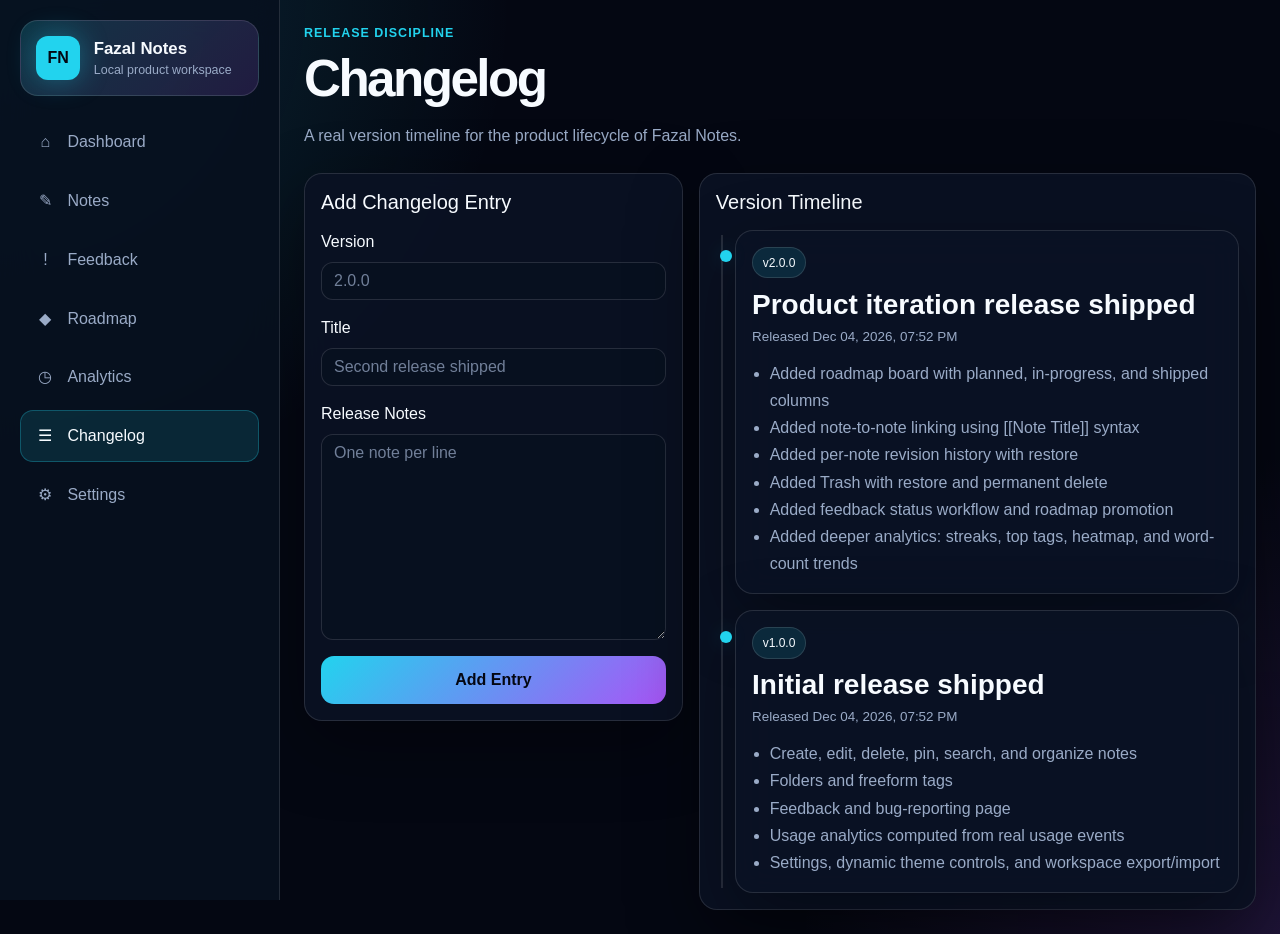
<file: changelog.html>
<!DOCTYPE html>
<html lang="en">

<head>
    <meta charset="UTF-8" />
    <meta name="viewport" content="width=device-width, initial-scale=1.0" />
    <title>Fazal Notes | Version Changelog & Release History</title>
    <link rel="icon" type="image/svg+xml" href="assets/favicon.svg" />
    <link rel="preconnect" href="https://fonts.googleapis.com" />
    <link rel="preconnect" href="https://fonts.gstatic.com" crossorigin />
    <link rel="stylesheet" href="https://fonts.googleapis.com/css2?family=Plus+Jakarta+Sans:wght@400;500;600;700;800&display=swap" />
    <meta name="description" content="A real note-taking app with folders, tags, note linking, version history, a feedback/bug loop, a public-style roadmap, and real usage analytics — built and shipped across two documented versions." />
    <link rel="canonical" href="https://fazal305.github.io/Fazal-Notes/changelog.html" />

    <meta property="og:type" content="website" />
    <meta property="og:url" content="https://fazal305.github.io/Fazal-Notes/changelog.html" />
    <meta property="og:title" content="Fazal Notes | Version Changelog & Release History" />
    <meta property="og:description" content="A real note-taking app with folders, tags, note linking, version history, a feedback/bug loop, a public-style roadmap, and real usage analytics — built and shipped across two documented versions." />

    <meta name="twitter:card" content="summary_large_image" />
    <meta name="twitter:title" content="Fazal Notes | Version Changelog & Release History" />
    <meta name="twitter:description" content="A real note-taking app with folders, tags, note linking, version history, a feedback/bug loop, a public-style roadmap, and real usage analytics — built and shipped across two documented versions." />

    <link href="https://cdn.jsdelivr.net/npm/bootstrap@5.3.3/dist/css/bootstrap.min.css" rel="stylesheet">
    <link rel="stylesheet" href="styles.css" />
    <link rel="stylesheet" href="css/changelog.css" />
</head>

<body>
    <div class="app-shell">
        <div id="sidebarMount"></div>

        <main class="app-main">
            <div class="page-container">
                <header class="page-header">
                    <div>
                        <p class="eyebrow">Release discipline</p>
                        <h1 class="page-title">Changelog</h1>
                        <p class="page-description">
                            A real version timeline for the product lifecycle of Fazal Notes.
                        </p>
                    </div>
                </header>

                <section class="changelog-layout">
                    <form id="changelogForm" class="glass-card changelog-form-card">
                        <h2 class="h5 mb-3">Add Changelog Entry</h2>

                        <div class="mb-3">
                            <label class="form-label" for="versionInput">Version</label>
                            <input id="versionInput" class="form-control" placeholder="2.0.0" required>
                        </div>

                        <div class="mb-3">
                            <label class="form-label" for="titleInput">Title</label>
                            <input id="titleInput" class="form-control" placeholder="Second release shipped" required>
                        </div>

                        <div class="mb-3">
                            <label class="form-label" for="notesInput">Release Notes</label>
                            <textarea id="notesInput" class="form-control" rows="8" placeholder="One note per line"
                                required></textarea>
                        </div>

                        <button class="btn-fn w-100" type="submit">Add Entry</button>
                    </form>

                    <section class="glass-card changelog-timeline-card">
                        <h2 class="h5 mb-3">Version Timeline</h2>
                        <div id="changelogTimeline" class="timeline"></div>
                    </section>
                </section>
            </div>
        </main>
    </div>

    <script src="https://code.jquery.com/jquery-3.7.1.min.js"></script>
    <script src="js/shared.js"></script>
    <script src="js/changelog.js"></script>
</body>

</html>
</file>
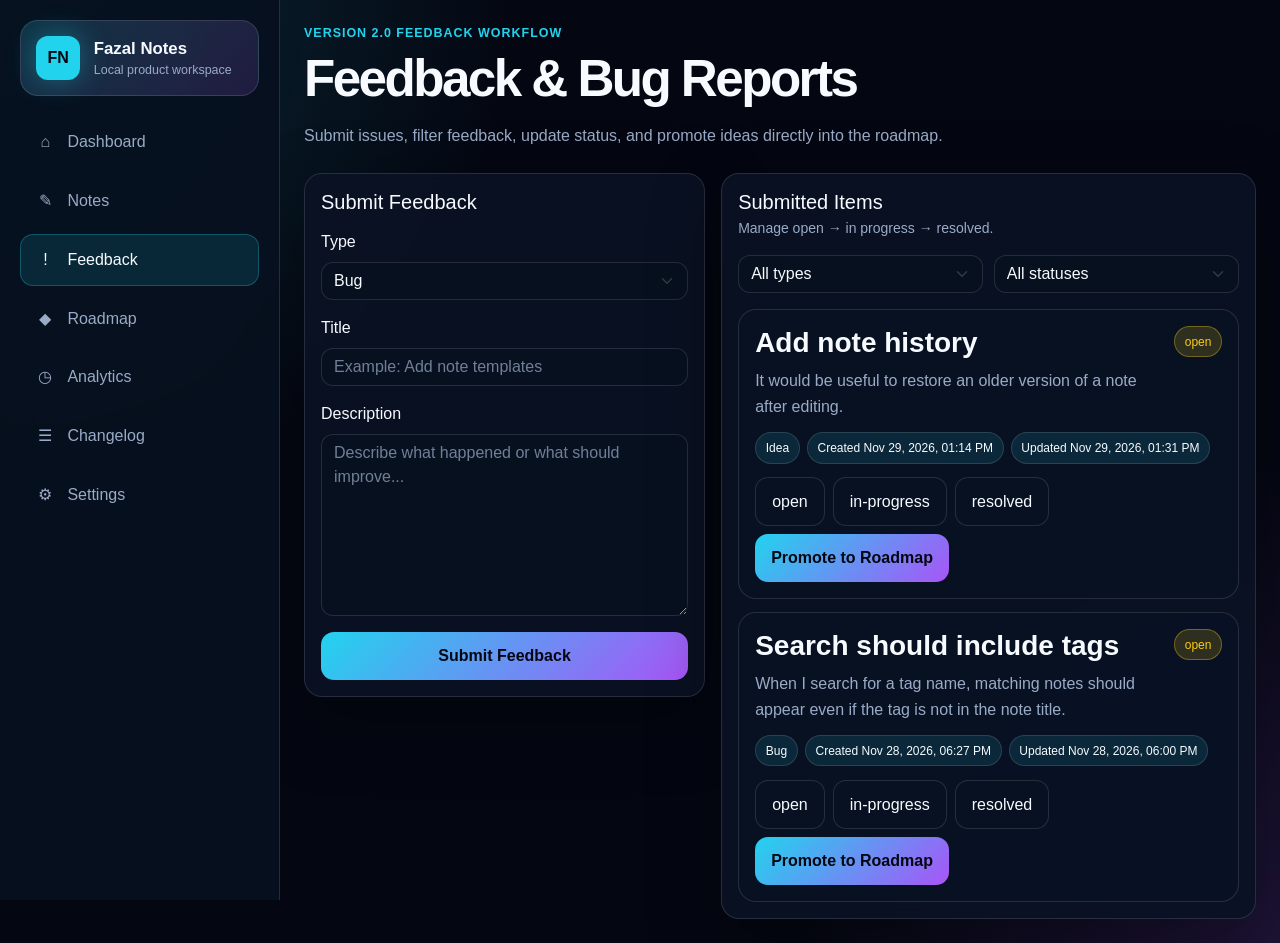
<file: feedback.html>
<!DOCTYPE html>
<html lang="en">

<head>
    <meta charset="UTF-8" />
    <meta name="viewport" content="width=device-width, initial-scale=1.0" />
    <title>Fazal Notes | Feedback & Bug Report Tracker</title>
    <link rel="icon" type="image/svg+xml" href="assets/favicon.svg" />
    <link rel="preconnect" href="https://fonts.googleapis.com" />
    <link rel="preconnect" href="https://fonts.gstatic.com" crossorigin />
    <link rel="stylesheet" href="https://fonts.googleapis.com/css2?family=Plus+Jakarta+Sans:wght@400;500;600;700;800&display=swap" />
    <meta name="description" content="A real note-taking app with folders, tags, note linking, version history, a feedback/bug loop, a public-style roadmap, and real usage analytics — built and shipped across two documented versions." />
    <link rel="canonical" href="https://fazal305.github.io/Fazal-Notes/feedback.html" />

    <meta property="og:type" content="website" />
    <meta property="og:url" content="https://fazal305.github.io/Fazal-Notes/feedback.html" />
    <meta property="og:title" content="Fazal Notes | Feedback & Bug Report Tracker" />
    <meta property="og:description" content="A real note-taking app with folders, tags, note linking, version history, a feedback/bug loop, a public-style roadmap, and real usage analytics — built and shipped across two documented versions." />

    <meta name="twitter:card" content="summary_large_image" />
    <meta name="twitter:title" content="Fazal Notes | Feedback & Bug Report Tracker" />
    <meta name="twitter:description" content="A real note-taking app with folders, tags, note linking, version history, a feedback/bug loop, a public-style roadmap, and real usage analytics — built and shipped across two documented versions." />

    <link href="https://cdn.jsdelivr.net/npm/bootstrap@5.3.3/dist/css/bootstrap.min.css" rel="stylesheet">
    <link rel="stylesheet" href="styles.css" />
    <link rel="stylesheet" href="css/feedback.css" />
</head>

<body>
    <div class="app-shell">
        <div id="sidebarMount"></div>

        <main class="app-main">
            <div class="page-container">
                <header class="page-header">
                    <div>
                        <p class="eyebrow">Version 2.0 feedback workflow</p>
                        <h1 class="page-title">Feedback & Bug Reports</h1>
                        <p class="page-description">
                            Submit issues, filter feedback, update status, and promote ideas directly into the roadmap.
                        </p>
                    </div>
                </header>

                <section class="feedback-layout">
                    <form id="feedbackForm" class="glass-card feedback-form-card">
                        <h2 class="h5 mb-3">Submit Feedback</h2>

                        <div class="mb-3">
                            <label class="form-label" for="feedbackType">Type</label>
                            <select id="feedbackType" class="form-select" required>
                                <option value="bug">Bug</option>
                                <option value="idea">Idea</option>
                                <option value="improvement">Improvement</option>
                            </select>
                        </div>

                        <div class="mb-3">
                            <label class="form-label" for="feedbackTitle">Title</label>
                            <input id="feedbackTitle" class="form-control" placeholder="Example: Add note templates"
                                required>
                        </div>

                        <div class="mb-3">
                            <label class="form-label" for="feedbackDescription">Description</label>
                            <textarea id="feedbackDescription" class="form-control" rows="7"
                                placeholder="Describe what happened or what should improve..." required></textarea>
                        </div>

                        <button class="btn-fn w-100" type="submit">Submit Feedback</button>
                    </form>

                    <section class="glass-card feedback-list-card">
                        <div class="d-flex justify-content-between align-items-center gap-3 mb-3 flex-wrap">
                            <div>
                                <h2 class="h5 mb-1">Submitted Items</h2>
                                <p class="mb-0 small" style="color: var(--fn-muted);">
                                    Manage open → in progress → resolved.
                                </p>
                            </div>
                        </div>

                        <div class="feedback-filters">
                            <select id="typeFilter" class="form-select">
                                <option value="">All types</option>
                                <option value="bug">Bug</option>
                                <option value="idea">Idea</option>
                                <option value="improvement">Improvement</option>
                            </select>

                            <select id="statusFilter" class="form-select">
                                <option value="">All statuses</option>
                                <option value="open">Open</option>
                                <option value="in-progress">In Progress</option>
                                <option value="resolved">Resolved</option>
                            </select>
                        </div>

                        <div id="feedbackList" class="feedback-list"></div>
                    </section>
                </section>
            </div>
        </main>
    </div>

    <script src="https://code.jquery.com/jquery-3.7.1.min.js"></script>
    <script src="js/shared.js"></script>
    <script src="js/feedback.js"></script>
</body>

</html>
</file>
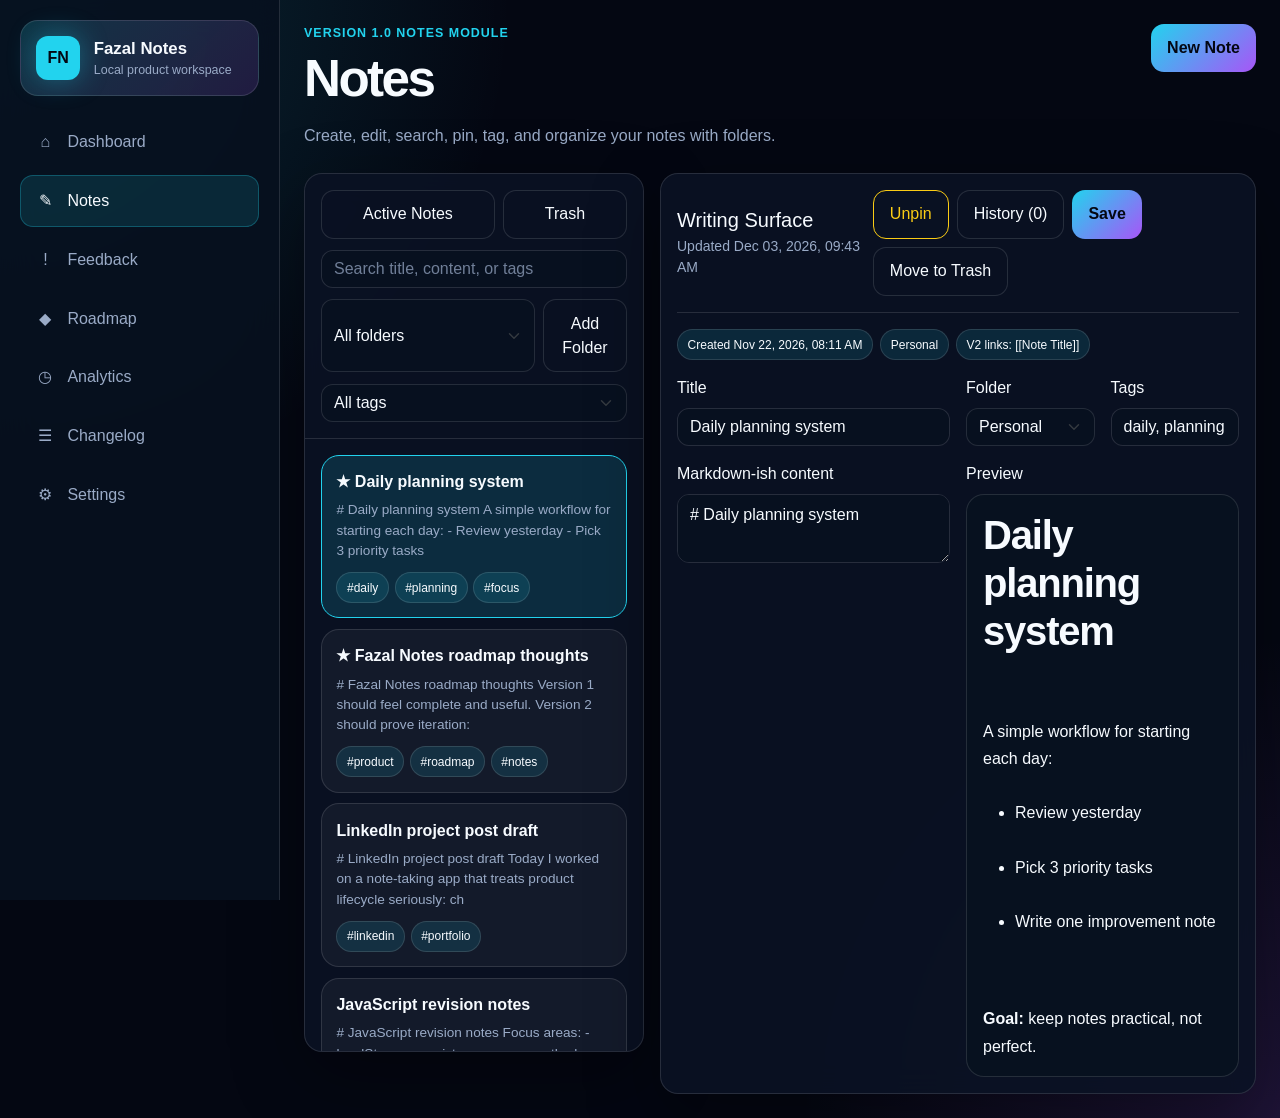
<file: notes.html>
<!DOCTYPE html>
<html lang="en">

<head>
    <meta charset="UTF-8" />
    <meta name="viewport" content="width=device-width, initial-scale=1.0" />
    <title>Fazal Notes | Create & Organize Notes with Folders and Tags</title>
    <link rel="icon" type="image/svg+xml" href="assets/favicon.svg" />
    <link rel="preconnect" href="https://fonts.googleapis.com" />
    <link rel="preconnect" href="https://fonts.gstatic.com" crossorigin />
    <link rel="stylesheet" href="https://fonts.googleapis.com/css2?family=Plus+Jakarta+Sans:wght@400;500;600;700;800&display=swap" />
    <meta name="description" content="A real note-taking app with folders, tags, note linking, version history, a feedback/bug loop, a public-style roadmap, and real usage analytics — built and shipped across two documented versions." />
    <link rel="canonical" href="https://fazal305.github.io/Fazal-Notes/notes.html" />

    <meta property="og:type" content="website" />
    <meta property="og:url" content="https://fazal305.github.io/Fazal-Notes/notes.html" />
    <meta property="og:title" content="Fazal Notes | Create & Organize Notes with Folders and Tags" />
    <meta property="og:description" content="A real note-taking app with folders, tags, note linking, version history, a feedback/bug loop, a public-style roadmap, and real usage analytics — built and shipped across two documented versions." />

    <meta name="twitter:card" content="summary_large_image" />
    <meta name="twitter:title" content="Fazal Notes | Create & Organize Notes with Folders and Tags" />
    <meta name="twitter:description" content="A real note-taking app with folders, tags, note linking, version history, a feedback/bug loop, a public-style roadmap, and real usage analytics — built and shipped across two documented versions." />

    <link href="https://cdn.jsdelivr.net/npm/bootstrap@5.3.3/dist/css/bootstrap.min.css" rel="stylesheet">
    <link rel="stylesheet" href="styles.css" />
    <link rel="stylesheet" href="css/notes.css" />
</head>

<body>
    <div class="app-shell">
        <div id="sidebarMount"></div>

        <main class="app-main">
            <div class="page-container">
                <header class="page-header">
                    <div>
                        <p class="eyebrow">Version 1.0 notes module</p>
                        <h1 class="page-title">Notes</h1>
                        <p class="page-description">
                            Create, edit, search, pin, tag, and organize your notes with folders.
                        </p>
                    </div>

                    <button id="newNoteBtn" class="btn-fn">New Note</button>
                </header>

                <section class="notes-layout">
                    <aside class="glass-card notes-panel">
                        <div class="notes-toolbar">
                            <input id="searchInput" class="form-control" type="search"
                                placeholder="Search title, content, or tags">

                            <div class="folder-row">
                                <select id="folderFilter" class="form-select"></select>
                                <button id="addFolderBtn" class="btn-ghost" type="button">Add Folder</button>
                            </div>

                            <select id="tagFilter" class="form-select"></select>
                        </div>

                        <div id="noteList" class="note-list"></div>
                    </aside>

                    <section class="glass-card note-editor-card">
                        <div id="editorMount"></div>
                    </section>
                </section>
            </div>
        </main>
    </div>

    <script src="https://code.jquery.com/jquery-3.7.1.min.js"></script>
    <script src="js/shared.js"></script>
    <script src="js/notes.js"></script>
</body>

</html>
</file>
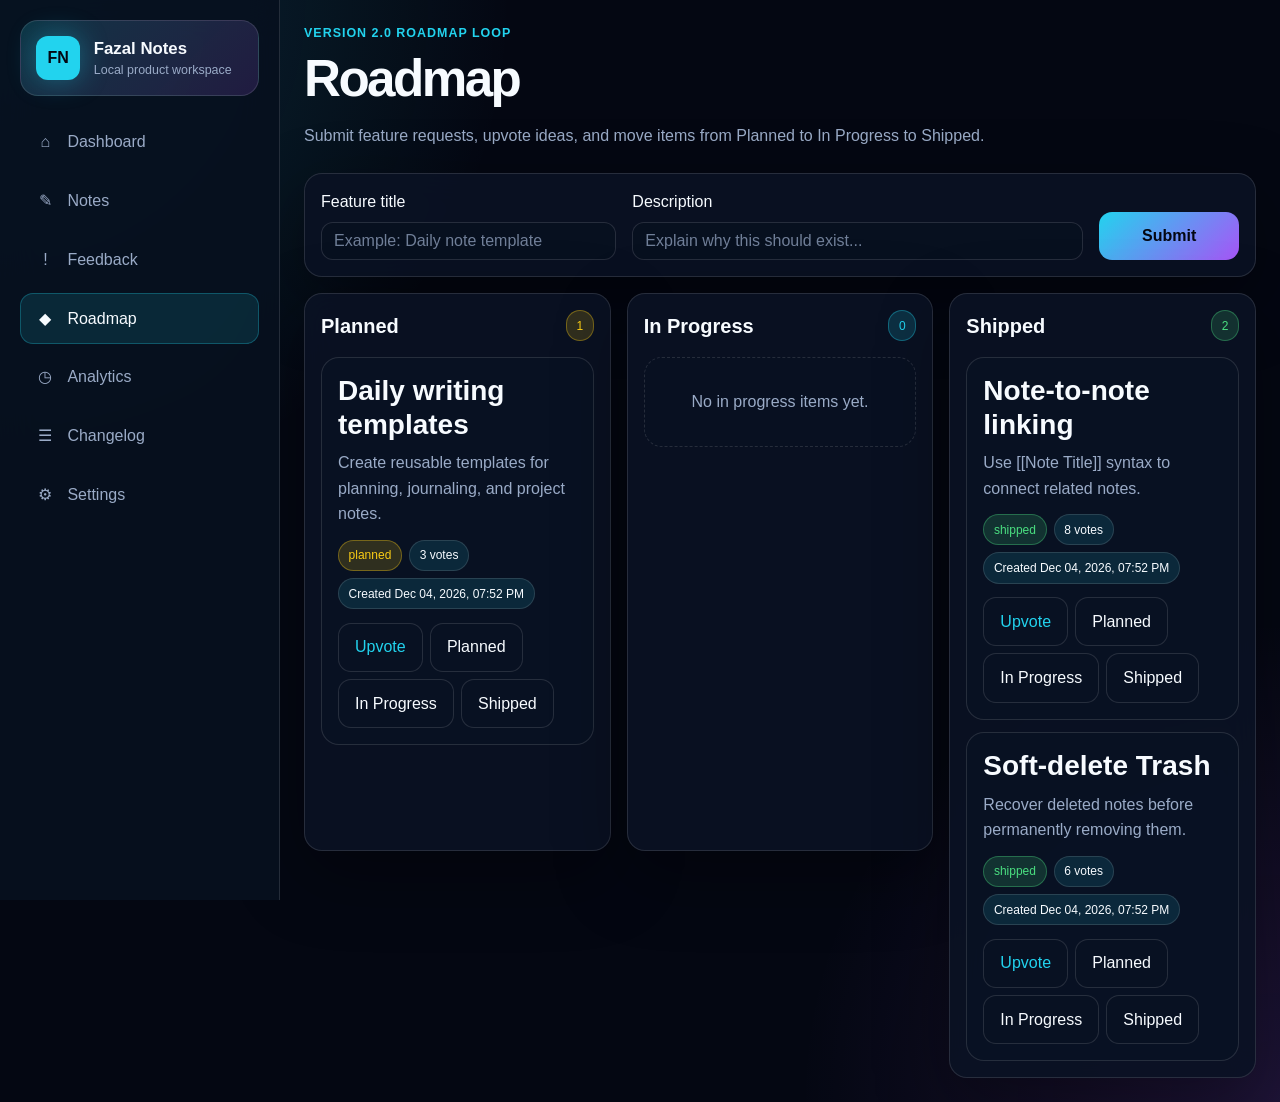
<file: roadmap.html>
<!DOCTYPE html>
<html lang="en">

<head>
    <meta charset="UTF-8" />
    <meta name="viewport" content="width=device-width, initial-scale=1.0" />
    <title>Fazal Notes | Public-Style Feature Roadmap</title>
    <link rel="icon" type="image/svg+xml" href="assets/favicon.svg" />
    <link rel="preconnect" href="https://fonts.googleapis.com" />
    <link rel="preconnect" href="https://fonts.gstatic.com" crossorigin />
    <link rel="stylesheet" href="https://fonts.googleapis.com/css2?family=Plus+Jakarta+Sans:wght@400;500;600;700;800&display=swap" />
    <meta name="description" content="A real note-taking app with folders, tags, note linking, version history, a feedback/bug loop, a public-style roadmap, and real usage analytics — built and shipped across two documented versions." />
    <link rel="canonical" href="https://fazal305.github.io/Fazal-Notes/roadmap.html" />

    <meta property="og:type" content="website" />
    <meta property="og:url" content="https://fazal305.github.io/Fazal-Notes/roadmap.html" />
    <meta property="og:title" content="Fazal Notes | Public-Style Feature Roadmap" />
    <meta property="og:description" content="A real note-taking app with folders, tags, note linking, version history, a feedback/bug loop, a public-style roadmap, and real usage analytics — built and shipped across two documented versions." />

    <meta name="twitter:card" content="summary_large_image" />
    <meta name="twitter:title" content="Fazal Notes | Public-Style Feature Roadmap" />
    <meta name="twitter:description" content="A real note-taking app with folders, tags, note linking, version history, a feedback/bug loop, a public-style roadmap, and real usage analytics — built and shipped across two documented versions." />

    <link href="https://cdn.jsdelivr.net/npm/bootstrap@5.3.3/dist/css/bootstrap.min.css" rel="stylesheet">
    <link rel="stylesheet" href="styles.css" />
    <link rel="stylesheet" href="css/roadmap.css" />
</head>

<body>
    <div class="app-shell">
        <div id="sidebarMount"></div>

        <main class="app-main">
            <div class="page-container">
                <header class="page-header">
                    <div>
                        <p class="eyebrow">Version 2.0 roadmap loop</p>
                        <h1 class="page-title">Roadmap</h1>
                        <p class="page-description">
                            Submit feature requests, upvote ideas, and move items from Planned to In Progress to
                            Shipped.
                        </p>
                    </div>
                </header>

                <form id="featureForm" class="glass-card roadmap-form mb-3">
                    <div class="row g-3 align-items-end">
                        <div class="col-lg-4">
                            <label class="form-label" for="featureTitle">Feature title</label>
                            <input id="featureTitle" class="form-control" placeholder="Example: Daily note template"
                                required>
                        </div>

                        <div class="col-lg-6">
                            <label class="form-label" for="featureDescription">Description</label>
                            <input id="featureDescription" class="form-control"
                                placeholder="Explain why this should exist..." required>
                        </div>

                        <div class="col-lg-2">
                            <button class="btn-fn w-100" type="submit">Submit</button>
                        </div>
                    </div>
                </form>

                <section id="roadmapBoard" class="roadmap-board"></section>
            </div>
        </main>
    </div>

    <script src="https://code.jquery.com/jquery-3.7.1.min.js"></script>
    <script src="js/shared.js"></script>
    <script src="js/roadmap.js"></script>
</body>

</html>
</file>
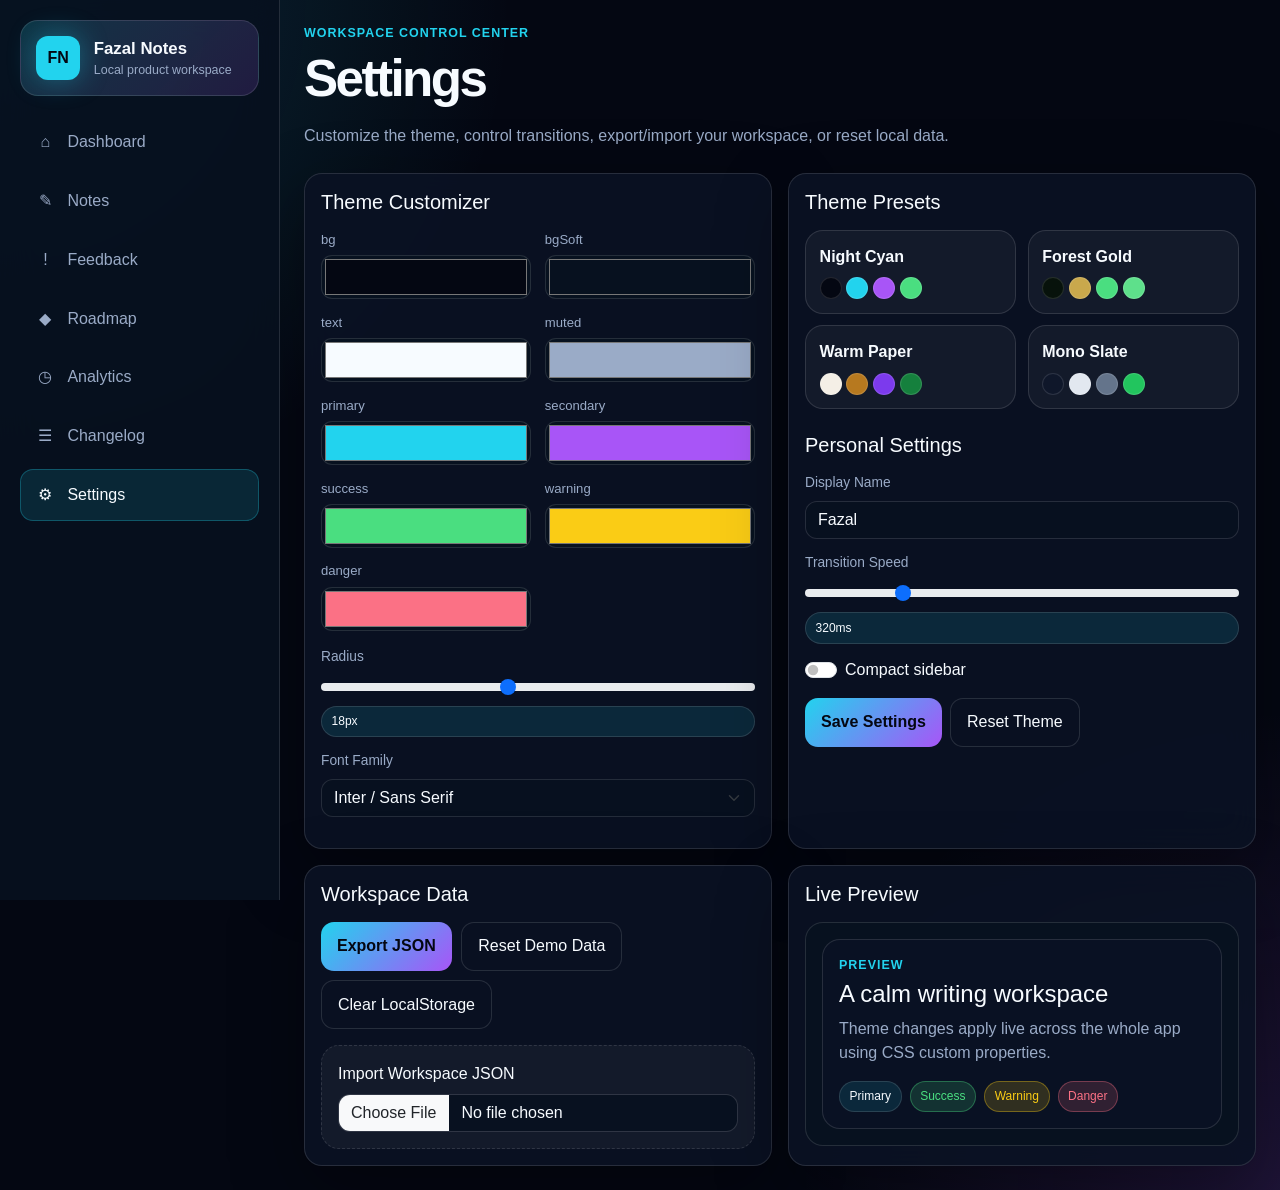
<file: settings.html>
<!DOCTYPE html>
<html lang="en">

<head>
    <meta charset="UTF-8" />
    <meta name="viewport" content="width=device-width, initial-scale=1.0" />
    <title>Fazal Notes | Workspace Theme & Data Settings</title>
    <link rel="icon" type="image/svg+xml" href="assets/favicon.svg" />
    <link rel="preconnect" href="https://fonts.googleapis.com" />
    <link rel="preconnect" href="https://fonts.gstatic.com" crossorigin />
    <link rel="stylesheet" href="https://fonts.googleapis.com/css2?family=Plus+Jakarta+Sans:wght@400;500;600;700;800&display=swap" />
    <meta name="description" content="A real note-taking app with folders, tags, note linking, version history, a feedback/bug loop, a public-style roadmap, and real usage analytics — built and shipped across two documented versions." />
    <link rel="canonical" href="https://fazal305.github.io/Fazal-Notes/settings.html" />

    <meta property="og:type" content="website" />
    <meta property="og:url" content="https://fazal305.github.io/Fazal-Notes/settings.html" />
    <meta property="og:title" content="Fazal Notes | Workspace Theme & Data Settings" />
    <meta property="og:description" content="A real note-taking app with folders, tags, note linking, version history, a feedback/bug loop, a public-style roadmap, and real usage analytics — built and shipped across two documented versions." />

    <meta name="twitter:card" content="summary_large_image" />
    <meta name="twitter:title" content="Fazal Notes | Workspace Theme & Data Settings" />
    <meta name="twitter:description" content="A real note-taking app with folders, tags, note linking, version history, a feedback/bug loop, a public-style roadmap, and real usage analytics — built and shipped across two documented versions." />

    <link href="https://cdn.jsdelivr.net/npm/bootstrap@5.3.3/dist/css/bootstrap.min.css" rel="stylesheet">
    <link rel="stylesheet" href="styles.css" />
    <link rel="stylesheet" href="css/settings.css" />
</head>

<body>
    <div class="app-shell">
        <div id="sidebarMount"></div>

        <main class="app-main">
            <div class="page-container">
                <header class="page-header">
                    <div>
                        <p class="eyebrow">Workspace control center</p>
                        <h1 class="page-title">Settings</h1>
                        <p class="page-description">
                            Customize the theme, control transitions, export/import your workspace, or reset local data.
                        </p>
                    </div>
                </header>

                <section class="settings-layout">
                    <div class="settings-grid">
                        <section class="glass-card settings-card">
                            <h2 class="h5 mb-3">Theme Customizer</h2>
                            <div id="themeCustomizer"></div>
                        </section>

                        <section class="glass-card settings-card">
                            <h2 class="h5 mb-3">Theme Presets</h2>
                            <div id="themePresets" class="preset-grid mb-4"></div>

                            <h2 class="h5 mb-3">Personal Settings</h2>

                            <div class="setting-row">
                                <label for="displayNameInput">Display Name</label>
                                <input id="displayNameInput" class="form-control" />
                            </div>

                            <div class="setting-row">
                                <label for="transitionSpeedInput">Transition Speed</label>
                                <input id="transitionSpeedInput" class="form-range" type="range" min="160" max="900"
                                    step="20" />
                                <span id="transitionSpeedLabel" class="badge-soft"></span>
                            </div>

                            <div class="form-check form-switch mb-3">
                                <input id="compactSidebarInput" class="form-check-input" type="checkbox">
                                <label class="form-check-label" for="compactSidebarInput">Compact sidebar</label>
                            </div>

                            <div class="d-flex flex-wrap gap-2">
                                <button id="savePersonalBtn" class="btn-fn" type="button">Save Settings</button>
                                <button id="resetThemeBtn" class="btn-ghost" type="button">Reset Theme</button>
                            </div>
                        </section>
                    </div>

                    <div class="settings-grid">
                        <section class="glass-card settings-card">
                            <h2 class="h5 mb-3">Workspace Data</h2>

                            <div class="workspace-actions mb-3">
                                <button id="exportWorkspaceBtn" class="btn-fn" type="button">Export JSON</button>
                                <button id="resetDemoBtn" class="btn-ghost" type="button">Reset Demo Data</button>
                                <button id="clearWorkspaceBtn" class="btn-ghost" type="button">Clear
                                    LocalStorage</button>
                            </div>

                            <div class="import-box">
                                <label class="form-label" for="importWorkspaceInput">Import Workspace JSON</label>
                                <input id="importWorkspaceInput" class="form-control" type="file"
                                    accept="application/json,.json">
                            </div>
                        </section>

                        <section class="glass-card settings-card">
                            <h2 class="h5 mb-3">Live Preview</h2>

                            <div class="theme-preview">
                                <div class="theme-preview-card">
                                    <p class="eyebrow">Preview</p>
                                    <h3 class="h4">A calm writing workspace</h3>
                                    <p style="color: var(--fn-muted);">
                                        Theme changes apply live across the whole app using CSS custom properties.
                                    </p>
                                    <div class="d-flex flex-wrap gap-2">
                                        <span class="badge-soft">Primary</span>
                                        <span class="badge-soft status-resolved">Success</span>
                                        <span class="badge-soft status-open">Warning</span>
                                        <span class="badge-soft status-danger">Danger</span>
                                    </div>
                                </div>
                            </div>
                        </section>
                    </div>
                </section>
            </div>
        </main>
    </div>

    <script src="https://code.jquery.com/jquery-3.7.1.min.js"></script>
    <script src="js/shared.js"></script>
    <script src="js/settings.js"></script>
</body>

</html>
</file>
<file: styles.css>
:root {
  --fn-bg: #040712;
  --fn-bg-soft: #07111f;
  --fn-card: rgba(10, 18, 36, 0.9);
  --fn-text: #f7fbff;
  --fn-muted: #9aabc7;
  --fn-primary: #22d3ee;
  --fn-secondary: #a855f7;
  --fn-success: #4ade80;
  --fn-warning: #facc15;
  --fn-danger: #fb7185;
  --fn-radius: 18px;
  --fn-font-family: "Plus Jakarta Sans", sans-serif;
  --fn-border: rgba(255, 255, 255, 0.12);
  --fn-shadow: 0 24px 70px rgba(0, 0, 0, 0.35);
}

* {
  box-sizing: border-box;
}

html {
  min-height: 100%;
  background: var(--fn-bg);
}

body {
  min-height: 100vh;
  margin: 0;
  font-family: var(--fn-font-family);
  background:
    radial-gradient(
      circle at top left,
      color-mix(in srgb, var(--fn-primary) 18%, transparent),
      transparent 32rem
    ),
    radial-gradient(
      circle at bottom right,
      color-mix(in srgb, var(--fn-secondary) 16%, transparent),
      transparent 30rem
    ),
    var(--fn-bg);
  color: var(--fn-text);
  overflow-x: hidden;
}

a {
  color: var(--fn-primary);
  text-decoration: none;
}

a:hover {
  color: color-mix(in srgb, var(--fn-primary) 78%, var(--fn-text));
}

button,
input,
select,
textarea {
  font-family: inherit;
}

::selection {
  background: color-mix(in srgb, var(--fn-primary) 35%, transparent);
  color: var(--fn-text);
}

.app-shell {
  display: flex;
  min-height: 100vh;
}

.app-sidebar {
  position: sticky;
  top: 0;
  width: 280px;
  height: 100vh;
  padding: 1.25rem;
  background: color-mix(in srgb, var(--fn-bg-soft) 92%, transparent);
  border-right: 1px solid var(--fn-border);
  backdrop-filter: blur(18px);
  z-index: 20;
}

.app-sidebar.compact {
  width: 96px;
}

.brand-card {
  display: flex;
  align-items: center;
  gap: 0.85rem;
  padding: 0.95rem;
  border-radius: var(--fn-radius);
  background: linear-gradient(
    135deg,
    color-mix(in srgb, var(--fn-primary) 18%, transparent),
    color-mix(in srgb, var(--fn-secondary) 16%, transparent)
  );
  border: 1px solid var(--fn-border);
}

.brand-mark {
  display: grid;
  place-items: center;
  width: 44px;
  height: 44px;
  border-radius: calc(var(--fn-radius) - 6px);
  background: var(--fn-primary);
  color: var(--fn-bg);
  font-weight: 900;
  box-shadow: 0 0 28px color-mix(in srgb, var(--fn-primary) 35%, transparent);
}

.brand-title {
  margin: 0;
  font-size: 1.05rem;
  font-weight: 800;
}

.brand-subtitle {
  margin: 0;
  color: var(--fn-muted);
  font-size: 0.78rem;
}

.app-nav {
  display: grid;
  gap: 0.45rem;
  margin-top: 1.25rem;
}

.app-nav-link {
  display: flex;
  align-items: center;
  gap: 0.75rem;
  padding: 0.8rem 0.9rem;
  color: var(--fn-muted);
  border-radius: calc(var(--fn-radius) - 5px);
  border: 1px solid transparent;
  transition: 180ms ease;
}

.app-nav-link:hover,
.app-nav-link.active {
  color: var(--fn-text);
  background: color-mix(in srgb, var(--fn-primary) 12%, transparent);
  border-color: color-mix(in srgb, var(--fn-primary) 28%, transparent);
}

.nav-icon {
  width: 1.25rem;
  text-align: center;
}

.app-sidebar.compact .brand-copy,
.app-sidebar.compact .nav-label {
  display: none;
}

.app-main {
  flex: 1;
  width: calc(100% - 280px);
  padding: 1.5rem;
}

.page-container {
  max-width: 1320px;
  margin: 0 auto;
}

.page-header {
  display: flex;
  justify-content: space-between;
  align-items: flex-start;
  gap: 1rem;
  margin-bottom: 1.5rem;
}

.eyebrow {
  margin: 0 0 0.35rem;
  color: var(--fn-primary);
  font-size: 0.78rem;
  font-weight: 800;
  letter-spacing: 0.08em;
  text-transform: uppercase;
}

.page-title {
  margin: 0;
  font-size: clamp(2rem, 4vw, 3.4rem);
  font-weight: 900;
  letter-spacing: -0.05em;
}

.page-description {
  max-width: 720px;
  margin: 0.75rem 0 0;
  color: var(--fn-muted);
  line-height: 1.7;
}

.glass-card {
  background: var(--fn-card);
  border: 1px solid var(--fn-border);
  border-radius: var(--fn-radius);
  box-shadow: var(--fn-shadow);
  backdrop-filter: blur(16px);
}

.soft-card {
  background: color-mix(in srgb, var(--fn-card) 76%, transparent);
  border: 1px solid var(--fn-border);
  border-radius: var(--fn-radius);
}

.section-card {
  padding: 1.2rem;
}

.stat-card {
  padding: 1.1rem;
}

.stat-label {
  color: var(--fn-muted);
  font-size: 0.85rem;
}

.stat-value {
  margin: 0.2rem 0;
  font-size: 2rem;
  font-weight: 900;
}

.stat-meta {
  color: var(--fn-muted);
  font-size: 0.8rem;
}

.btn-fn {
  border: 0;
  border-radius: calc(var(--fn-radius) - 5px);
  background: linear-gradient(135deg, var(--fn-primary), var(--fn-secondary));
  color: var(--fn-bg);
  font-weight: 800;
  padding: 0.75rem 1rem;
  transition: 180ms ease;
}

.btn-fn:hover {
  transform: translateY(-1px);
  filter: brightness(1.08);
}

.btn-ghost {
  border: 1px solid var(--fn-border);
  border-radius: calc(var(--fn-radius) - 5px);
  background: color-mix(in srgb, var(--fn-card) 70%, transparent);
  color: var(--fn-text);
  padding: 0.72rem 1rem;
  transition: 180ms ease;
}

.btn-ghost:hover {
  border-color: color-mix(in srgb, var(--fn-primary) 45%, transparent);
  color: var(--fn-text);
}

.form-control,
.form-select {
  background-color: color-mix(in srgb, var(--fn-bg-soft) 88%, transparent);
  color: var(--fn-text);
  border: 1px solid var(--fn-border);
  border-radius: calc(var(--fn-radius) - 6px);
}

.form-control:focus,
.form-select:focus {
  background-color: color-mix(in srgb, var(--fn-bg-soft) 94%, transparent);
  color: var(--fn-text);
  border-color: var(--fn-primary);
  box-shadow: 0 0 0 0.2rem
    color-mix(in srgb, var(--fn-primary) 18%, transparent);
}

.form-control::placeholder {
  color: color-mix(in srgb, var(--fn-muted) 72%, transparent);
}

.badge-soft {
  border: 1px solid var(--fn-border);
  background: color-mix(in srgb, var(--fn-primary) 12%, transparent);
  color: var(--fn-text);
  border-radius: 999px;
  padding: 0.35rem 0.6rem;
  font-size: 0.75rem;
}

.status-open,
.status-planned {
  background: color-mix(in srgb, var(--fn-warning) 16%, transparent);
  color: var(--fn-warning);
  border-color: color-mix(in srgb, var(--fn-warning) 35%, transparent);
}

.status-progress,
.status-in-progress {
  background: color-mix(in srgb, var(--fn-primary) 16%, transparent);
  color: var(--fn-primary);
  border-color: color-mix(in srgb, var(--fn-primary) 35%, transparent);
}

.status-resolved,
.status-shipped {
  background: color-mix(in srgb, var(--fn-success) 16%, transparent);
  color: var(--fn-success);
  border-color: color-mix(in srgb, var(--fn-success) 35%, transparent);
}

.status-danger {
  background: color-mix(in srgb, var(--fn-danger) 16%, transparent);
  color: var(--fn-danger);
  border-color: color-mix(in srgb, var(--fn-danger) 35%, transparent);
}

.empty-state {
  padding: 2rem;
  text-align: center;
  color: var(--fn-muted);
  border: 1px dashed var(--fn-border);
  border-radius: var(--fn-radius);
  background: color-mix(in srgb, var(--fn-card) 54%, transparent);
}

.fn-toast {
  position: fixed;
  right: 1rem;
  bottom: 1rem;
  z-index: 9999;
  max-width: 360px;
  padding: 0.9rem 1rem;
  border-radius: calc(var(--fn-radius) - 4px);
  background: var(--fn-card);
  color: var(--fn-text);
  border: 1px solid var(--fn-border);
  box-shadow: var(--fn-shadow);
}

.transition-overlay {
  position: fixed;
  inset: 0;
  display: grid;
  place-items: center;
  background:
    radial-gradient(
      circle at center,
      color-mix(in srgb, var(--fn-primary) 14%, transparent),
      transparent 28rem
    ),
    var(--fn-bg);
  color: var(--fn-text);
  z-index: 10000;
  opacity: 1;
  pointer-events: auto;
  transition: opacity var(--transition-speed, 320ms) ease;
}

.transition-overlay.is-hidden {
  opacity: 0;
  pointer-events: none;
}

.transition-loader {
  display: none;
  width: 54px;
  height: 54px;
  border: 4px solid color-mix(in srgb, var(--fn-muted) 22%, transparent);
  border-top-color: var(--fn-primary);
  border-radius: 50%;
  animation: fn-spin 850ms linear infinite;
}

.transition-overlay.show-loader .transition-loader {
  display: block;
}

@keyframes fn-spin {
  to {
    transform: rotate(360deg);
  }
}

.table {
  color: var(--fn-text);
}

.table thead {
  color: var(--fn-muted);
}

.modal-content,
.dropdown-menu {
  background: var(--fn-bg-soft);
  color: var(--fn-text);
  border: 1px solid var(--fn-border);
  border-radius: var(--fn-radius);
}

.dropdown-item {
  color: var(--fn-text);
}

.dropdown-item:hover {
  background: color-mix(in srgb, var(--fn-primary) 12%, transparent);
  color: var(--fn-text);
}

::-webkit-scrollbar {
  width: 10px;
  height: 10px;
}

::-webkit-scrollbar-track {
  background: var(--fn-bg-soft);
}

::-webkit-scrollbar-thumb {
  background: color-mix(in srgb, var(--fn-primary) 36%, var(--fn-bg-soft));
  border-radius: 999px;
}

@media (max-width: 992px) {
  .app-shell {
    display: block;
  }

  .app-sidebar {
    position: relative;
    width: 100%;
    height: auto;
    border-right: 0;
    border-bottom: 1px solid var(--fn-border);
  }

  .app-sidebar.compact {
    width: 100%;
  }

  .app-nav {
    grid-template-columns: repeat(2, minmax(0, 1fr));
  }

  .app-sidebar.compact .brand-copy,
  .app-sidebar.compact .nav-label {
    display: block;
  }

  .app-main {
    width: 100%;
    padding: 1rem;
  }

  .page-header {
    display: block;
  }
}

@media (max-width: 576px) {
  .app-nav {
    grid-template-columns: 1fr;
  }

  .section-card,
  .stat-card {
    padding: 1rem;
  }
}
</file>
<file: css/changelog.css>
.changelog-layout {
  display: grid;
  grid-template-columns: 0.85fr 1.25fr;
  gap: 1rem;
  align-items: start;
}

.changelog-form-card,
.changelog-timeline-card {
  padding: 1rem;
}

.timeline {
  position: relative;
  display: grid;
  gap: 1rem;
  padding-left: 1.2rem;
}

.timeline::before {
  content: "";
  position: absolute;
  left: 0.35rem;
  top: 0.3rem;
  bottom: 0.3rem;
  width: 2px;
  background: var(--fn-border);
}

.timeline-entry {
  position: relative;
  padding: 1rem;
}

.timeline-entry::before {
  content: "";
  position: absolute;
  left: -1.02rem;
  top: 1.2rem;
  width: 12px;
  height: 12px;
  border-radius: 50%;
  background: var(--fn-primary);
  box-shadow: 0 0 18px var(--fn-primary-soft);
}

.timeline-version {
  display: inline-flex;
  margin-bottom: 0.6rem;
}

.timeline-title {
  margin: 0;
  font-weight: 900;
}

.timeline-date {
  margin: 0.35rem 0 0;
  color: var(--fn-muted);
  font-size: 0.84rem;
}

.timeline-notes {
  margin: 0.8rem 0 0;
  padding-left: 1.1rem;
  color: var(--fn-muted);
  line-height: 1.7;
}

.note-input-list {
  display: grid;
  gap: 0.55rem;
}

@media (max-width: 992px) {
  .changelog-layout {
    grid-template-columns: 1fr;
  }
}
</file>
<file: css/feedback.css>
.feedback-layout {
  display: grid;
  grid-template-columns: 0.9fr 1.2fr;
  gap: 1rem;
  align-items: start;
}

.feedback-form-card,
.feedback-list-card {
  padding: 1rem;
}

.feedback-list {
  display: grid;
  gap: 0.8rem;
}

.feedback-item {
  padding: 1rem;
}

.feedback-item-header {
  display: flex;
  justify-content: space-between;
  gap: 0.75rem;
  align-items: start;
}

.feedback-title {
  margin: 0;
  font-weight: 850;
}

.feedback-description {
  margin: 0.55rem 0 0;
  color: var(--fn-muted);
  line-height: 1.6;
}

.feedback-meta {
  display: flex;
  flex-wrap: wrap;
  gap: 0.45rem;
  margin-top: 0.8rem;
}

.feedback-type {
  text-transform: capitalize;
}

.feedback-filters {
  display: flex;
  gap: 0.65rem;
  margin-bottom: 1rem;
}

.feedback-actions {
  display: flex;
  flex-wrap: wrap;
  gap: 0.5rem;
  margin-top: 0.85rem;
}

@media (max-width: 992px) {
  .feedback-layout {
    grid-template-columns: 1fr;
  }
}

@media (max-width: 576px) {
  .feedback-item-header,
  .feedback-filters {
    display: grid;
  }
}
</file>
<file: css/notes.css>
.notes-layout {
  display: grid;
  grid-template-columns: 340px 1fr;
  gap: 1rem;
  align-items: start;
}

.notes-panel {
  min-height: 72vh;
}

.notes-toolbar {
  display: grid;
  gap: 0.7rem;
  padding: 1rem;
  border-bottom: 1px solid var(--fn-border);
}

.note-list {
  display: grid;
  gap: 0.65rem;
  padding: 1rem;
  max-height: 68vh;
  overflow-y: auto;
}

.note-list-item {
  width: 100%;
  text-align: left;
  padding: 0.9rem;
  border: 1px solid var(--fn-border);
  border-radius: var(--fn-radius);
  background: var(--fn-card-muted);
  color: var(--fn-text);
  transition: 180ms ease;
}

.note-list-item:hover,
.note-list-item.active {
  border-color: var(--fn-primary);
  background: var(--fn-primary-soft);
}

.note-list-title {
  display: flex;
  align-items: center;
  justify-content: space-between;
  gap: 0.7rem;
  margin: 0;
  font-weight: 800;
}

.note-list-preview {
  margin: 0.4rem 0 0;
  color: var(--fn-muted);
  font-size: 0.85rem;
  line-height: 1.5;
}

.note-tags {
  display: flex;
  flex-wrap: wrap;
  gap: 0.35rem;
  margin-top: 0.65rem;
}

.note-editor-card {
  min-height: 72vh;
  padding: 1rem;
}

.editor-topbar {
  display: flex;
  justify-content: space-between;
  align-items: center;
  gap: 0.75rem;
  padding-bottom: 1rem;
  border-bottom: 1px solid var(--fn-border);
}

.editor-grid {
  display: grid;
  grid-template-columns: 1fr 1fr;
  gap: 1rem;
}

.editor-surface {
  min-height: 390px;
  resize: vertical;
  line-height: 1.7;
}

.preview-surface {
  min-height: 390px;
  padding: 1rem;
  border: 1px solid var(--fn-border);
  border-radius: var(--fn-radius);
  background: var(--fn-bg-soft);
  line-height: 1.7;
  overflow-y: auto;
}

.preview-surface h1,
.preview-surface h2,
.preview-surface h3 {
  font-weight: 900;
  letter-spacing: -0.03em;
}

.preview-surface code {
  padding: 0.15rem 0.35rem;
  border-radius: 8px;
  background: var(--fn-card-muted);
  color: var(--fn-primary);
}

.preview-surface blockquote {
  padding-left: 1rem;
  border-left: 3px solid var(--fn-primary);
  color: var(--fn-muted);
}

.folder-row,
.tag-filter-row {
  display: flex;
  gap: 0.5rem;
}

.pin-button.is-pinned {
  color: var(--fn-warning);
  border-color: var(--fn-warning);
}

.note-meta-strip {
  display: flex;
  flex-wrap: wrap;
  gap: 0.45rem;
  margin: 1rem 0;
}

@media (max-width: 1100px) {
  .notes-layout,
  .editor-grid {
    grid-template-columns: 1fr;
  }

  .note-list {
    max-height: none;
  }
}

@media (max-width: 576px) {
  .editor-topbar {
    display: grid;
  }

  .folder-row,
  .tag-filter-row {
    display: grid;
  }
}
</file>
<file: css/roadmap.css>
.roadmap-form {
  padding: 1rem;
}

.roadmap-board {
  display: grid;
  grid-template-columns: repeat(3, minmax(0, 1fr));
  gap: 1rem;
  align-items: start;
}

.roadmap-column {
  padding: 1rem;
  min-height: 62vh;
}

.roadmap-column-header {
  display: flex;
  justify-content: space-between;
  align-items: center;
  gap: 0.75rem;
  margin-bottom: 1rem;
}

.roadmap-column-title {
  margin: 0;
  font-weight: 900;
}

.roadmap-items {
  display: grid;
  gap: 0.8rem;
}

.roadmap-item {
  padding: 1rem;
}

.roadmap-item-title {
  margin: 0;
  font-weight: 850;
}

.roadmap-item-description {
  margin: 0.55rem 0 0;
  color: var(--fn-muted);
  line-height: 1.6;
}

.roadmap-meta {
  display: flex;
  flex-wrap: wrap;
  gap: 0.45rem;
  margin-top: 0.8rem;
}

.roadmap-actions {
  display: flex;
  flex-wrap: wrap;
  gap: 0.45rem;
  margin-top: 0.85rem;
}

.vote-button {
  color: var(--fn-primary);
}

@media (max-width: 1100px) {
  .roadmap-board {
    grid-template-columns: 1fr;
  }

  .roadmap-column {
    min-height: auto;
  }
}
</file>
<file: css/settings.css>
.settings-layout {
  display: grid;
  gap: 1rem;
}

.settings-grid {
  display: grid;
  grid-template-columns: 1fr 1fr;
  gap: 1rem;
}

.settings-card {
  padding: 1rem;
}

.token-grid {
  display: grid;
  grid-template-columns: repeat(2, minmax(0, 1fr));
  gap: 0.85rem;
}

.color-token {
  display: grid;
  gap: 0.35rem;
}

.color-token label {
  color: var(--fn-muted);
  font-size: 0.82rem;
}

.color-token input[type="color"] {
  width: 100%;
  height: 44px;
  padding: 0.2rem;
  border: 1px solid var(--fn-border);
  border-radius: calc(var(--fn-radius) - 7px);
  background: var(--fn-bg-soft);
}

.preset-grid {
  display: grid;
  grid-template-columns: repeat(2, minmax(0, 1fr));
  gap: 0.7rem;
}

.preset-card {
  padding: 0.85rem;
  text-align: left;
  color: var(--fn-text);
  border: 1px solid var(--fn-border);
  border-radius: var(--fn-radius);
  background: var(--fn-card-muted);
  transition: 180ms ease;
}

.preset-card:hover {
  border-color: var(--fn-primary);
  transform: translateY(-1px);
}

.preset-swatches {
  display: flex;
  gap: 0.3rem;
  margin-top: 0.55rem;
}

.preset-swatch {
  width: 22px;
  height: 22px;
  border-radius: 50%;
  border: 1px solid var(--fn-border);
}

.workspace-actions {
  display: flex;
  flex-wrap: wrap;
  gap: 0.6rem;
}

.import-box {
  padding: 1rem;
  border: 1px dashed var(--fn-border);
  border-radius: var(--fn-radius);
  background: var(--fn-card-muted);
}

.setting-row {
  display: grid;
  gap: 0.45rem;
  margin-bottom: 0.9rem;
}

.setting-row label {
  color: var(--fn-muted);
  font-size: 0.86rem;
}

.theme-preview {
  padding: 1rem;
  border-radius: var(--fn-radius);
  background: var(--fn-bg-soft);
  border: 1px solid var(--fn-border);
}

.theme-preview-card {
  padding: 1rem;
  border-radius: var(--fn-radius);
  background: var(--fn-card);
  border: 1px solid var(--fn-border);
}

@media (max-width: 992px) {
  .settings-grid,
  .token-grid {
    grid-template-columns: 1fr;
  }
}

@media (max-width: 576px) {
  .preset-grid,
  .workspace-actions {
    grid-template-columns: 1fr;
    display: grid;
  }
}
</file>
